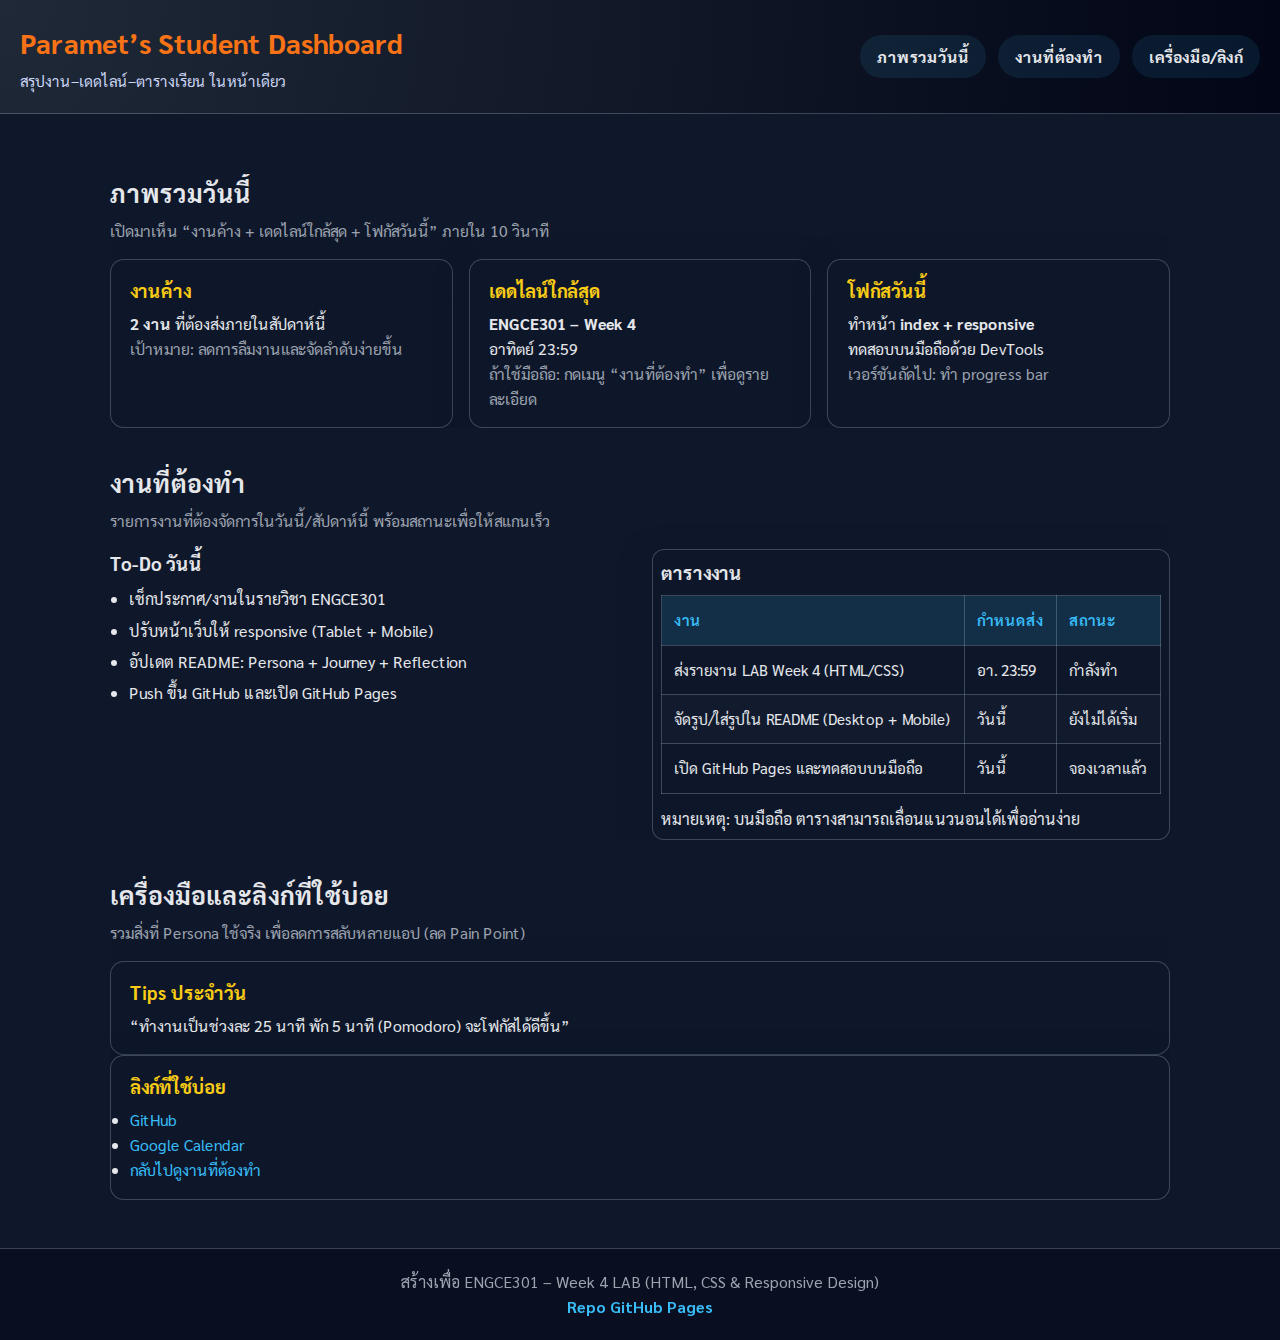
<file: index.html>
<!DOCTYPE html>
<html lang="th">

<head>
    <meta charset="UTF-8">
    <meta name="viewport" content="width=device-width, initial-scale=1.0">
    <title>Week 4 – Persona Dashboard (Paramet)</title>

    <!-- เปลี่ยนฟอนต์: ใช้ Google Fonts (Sarabun) -->
    <link rel="preconnect" href="https://fonts.googleapis.com">
    <link rel="preconnect" href="https://fonts.gstatic.com" crossorigin>
    <link href="https://fonts.googleapis.com/css2?family=Sarabun:wght@400;600;700&display=swap" rel="stylesheet">

    <link rel="stylesheet" href="style.css">
</head>

<body>
    <header class="site-header">
        <div class="logo-area">
            <!-- เปลี่ยนชื่อระบบ/โลโก้ให้เข้ากับ Persona -->
            <h1>Paramet’s Student Dashboard</h1>
            <p class="tagline">สรุปงาน–เดดไลน์–ตารางเรียน ในหน้าเดียว</p>
        </div>

        <nav class="main-nav" aria-label="Main navigation">
            <!-- ปรับชื่อเมนูให้เข้ากับ Persona -->
            <a href="#today">ภาพรวมวันนี้</a>
            <a href="#tasks">งานที่ต้องทำ</a>
            <a href="#extra">เครื่องมือ/ลิงก์</a>
        </nav>
    </header>

    <main>
        <!-- Section 1: ภาพรวมวันนี้ / Overview -->
        <section id="today" class="section section-today">
            <header class="section-header">
                <h2>ภาพรวมวันนี้</h2>
                <!-- สรุปสั้น ๆ ว่า Persona สนใจอะไรเป็นอันดับแรก -->
                <p class="section-subtitle">
                    เปิดมาเห็น “งานค้าง + เดดไลน์ใกล้สุด + โฟกัสวันนี้” ภายใน 10 วินาที
                </p>
            </header>

            <div class="cards-row">
                <article class="card">
                    <h3>งานค้าง</h3>
                    <p><b>2 งาน</b> ที่ต้องส่งภายในสัปดาห์นี้</p>
                    <p class="muted">เป้าหมาย: ลดการลืมงานและจัดลำดับง่ายขึ้น</p>
                </article>

                <article class="card">
                    <h3>เดดไลน์ใกล้สุด</h3>
                    <p><b>ENGCE301 – Week 4</b></p>
                    <p>อาทิตย์ 23:59</p>
                    <p class="muted">ถ้าใช้มือถือ: กดเมนู “งานที่ต้องทำ” เพื่อดูรายละเอียด</p>
                </article>

                <article class="card">
                    <h3>โฟกัสวันนี้</h3>
                    <p>ทำหน้า <b>index + responsive</b></p>
                    <p>ทดสอบบนมือถือด้วย DevTools</p>
                    <p class="muted">เวอร์ชันถัดไป: ทำ progress bar</p>
                </article>
            </div>
        </section>

        <!-- Section 2: งานที่ต้องทำ / Tasks -->
        <section id="tasks" class="section section-tasks">
            <header class="section-header">
                <h2>งานที่ต้องทำ</h2>
                <p class="section-subtitle">
                    รายการงานที่ต้องจัดการในวันนี้/สัปดาห์นี้ พร้อมสถานะเพื่อให้สแกนเร็ว
                </p>
            </header>

            <div class="tasks-layout">
                <!-- เลือกใช้ <ul> สำหรับงานสั้น ๆ ที่ทำวันนี้ -->
                <div class="tasks-list">
                    <h3>To-Do วันนี้</h3>
                    <ul>
                        <li>เช็กประกาศ/งานในรายวิชา ENGCE301</li>
                        <li>ปรับหน้าเว็บให้ responsive (Tablet + Mobile)</li>
                        <li>อัปเดต README: Persona + Journey + Reflection</li>
                        <li>Push ขึ้น GitHub และเปิด GitHub Pages</li>
                    </ul>
                </div>

                <!-- ใช้ <table> สำหรับรายการงานหลายชิ้นที่มี deadline + status -->
                <div class="tasks-table-wrapper">
                    <h3>ตารางงาน</h3>
                    <table class="tasks-table">
                        <thead>
                            <tr>
                                <th>งาน</th>
                                <th>กำหนดส่ง</th>
                                <th>สถานะ</th>
                            </tr>
                        </thead>
                        <tbody>
                            <tr>
                                <td>ส่งรายงาน LAB Week 4 (HTML/CSS)</td>
                                <td>อา. 23:59</td>
                                <td>กำลังทำ</td>
                            </tr>
                            <tr>
                                <td>จัดรูป/ใส่รูปใน README (Desktop + Mobile)</td>
                                <td>วันนี้</td>
                                <td>ยังไม่ได้เริ่ม</td>
                            </tr>
                            <tr>
                                <td>เปิด GitHub Pages และทดสอบบนมือถือ</td>
                                <td>วันนี้</td>
                                <td>จองเวลาแล้ว</td>
                            </tr>
                        </tbody>
                    </table>

                    <!-- (UX) เวอร์ชันถัดไป: ทำ filter จริงด้วย JS (ไม่ต้อง backend) -->
                    <p class="muted" style="margin-top: 0.75rem;">
                        หมายเหตุ: บนมือถือ ตารางสามารถเลื่อนแนวนอนได้เพื่ออ่านง่าย
                    </p>
                </div>
            </div>
        </section>

        <!-- Section 3: ข้อมูลเสริม / Extra Info -->
        <section id="extra" class="section section-extra">
            <header class="section-header">
                <h2>เครื่องมือและลิงก์ที่ใช้บ่อย</h2>
                <p class="section-subtitle">
                    รวมสิ่งที่ Persona ใช้จริง เพื่อลดการสลับหลายแอป (ลด Pain Point)
                </p>
            </header>

            <div class="extra-layout">
                <article class="card">
                    <h3>Tips ประจำวัน</h3>
                    <p>
                        “ทำงานเป็นช่วงละ 25 นาที พัก 5 นาที (Pomodoro) จะโฟกัสได้ดีขึ้น”
                    </p>
                </article>

                <article class="card">
                    <h3>ลิงก์ที่ใช้บ่อย</h3>
                    <ul>
                        <li><a href="https://github.com/" target="_blank" rel="noopener">GitHub</a></li>
                        <li><a href="https://calendar.google.com/" target="_blank" rel="noopener">Google Calendar</a>
                        </li>
                        <li><a href="#tasks">กลับไปดูงานที่ต้องทำ</a></li>
                    </ul>
                </article>
            </div>
        </section>
    </main>
    <footer class="site-footer">
  <div class="footer-inner">
    <p>สร้างเพื่อ ENGCE301 – Week 4 LAB (HTML, CSS &amp; Responsive Design)</p>

    <div class="footer-links">
      <a class="footer-chip" href="https://github.com/porameter/week4-ux-responsive-site" target="_blank" rel="noopener">
        Repo
      </a>
      <a class="footer-chip" href="https://porameter.github.io/week4-ux-responsive-site/" target="_blank" rel="noopener">
        GitHub Pages
      </a>
    </div>
  </div>
</footer>



</body>

</html>
</file>
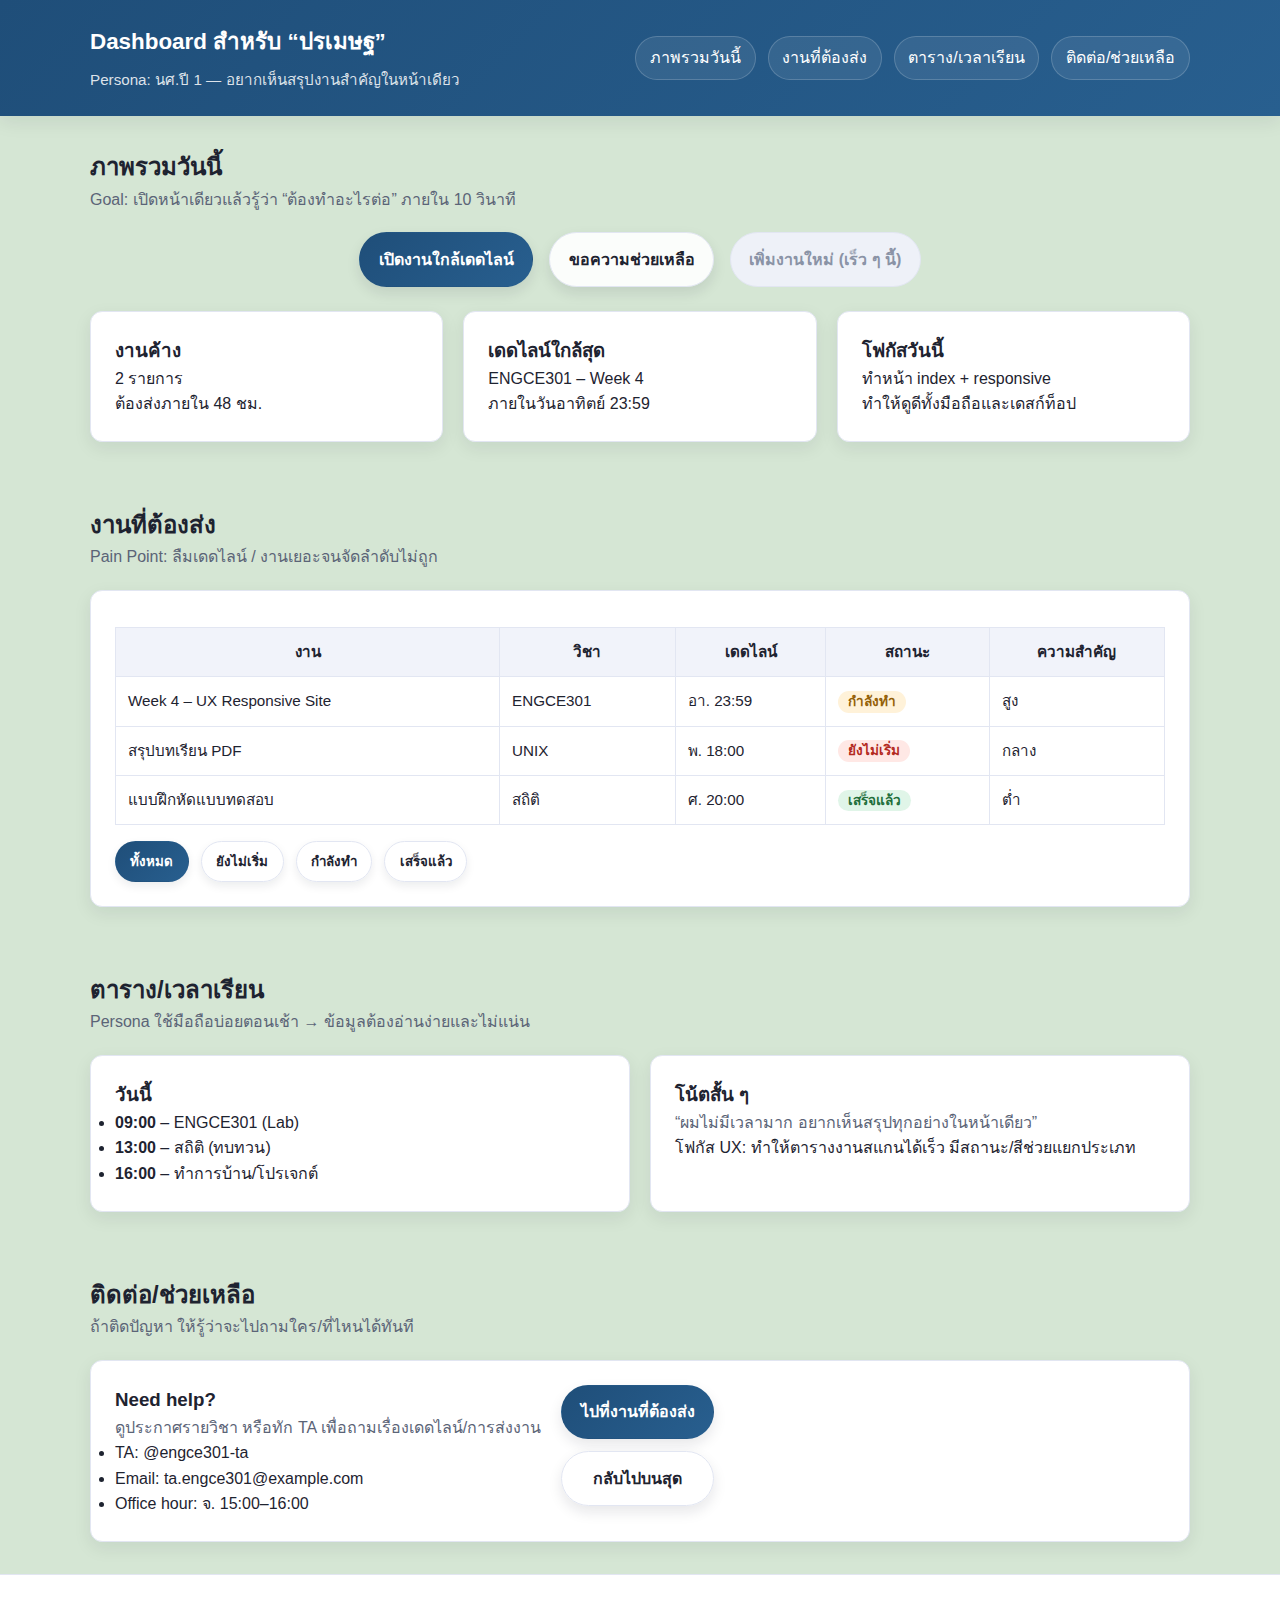
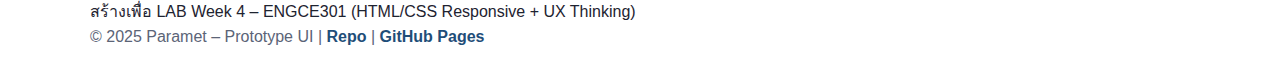
<file: LAB/index.html>
<!DOCTYPE html>
<html lang="th">

<head>
    <meta charset="UTF-8" />
    <meta name="viewport" content="width=device-width, initial-scale=1.0" />
    <title>Persona Dashboard – ENGCE301 Week 4</title>
    <link rel="stylesheet" href="style.css" />
</head>

<body>
    <header class="site-header">
        <div class="container header-inner">
            <div class="brand">
                <h1 class="brand-title">Dashboard สำหรับ “ปรเมษฐ”</h1>
                <p class="brand-subtitle">Persona: นศ.ปี 1 — อยากเห็นสรุปงานสำคัญในหน้าเดียว</p>
            </div>

            <nav class="site-nav" aria-label="Main navigation">
                <a class="nav-link" href="#overview">ภาพรวมวันนี้</a>
                <a class="nav-link" href="#tasks">งานที่ต้องส่ง</a>
                <a class="nav-link" href="#schedule">ตาราง/เวลาเรียน</a>
                <a class="nav-link" href="#cta">ติดต่อ/ช่วยเหลือ</a>
            </nav>
        </div>
    </header>

    <main class="container">
        <section id="overview" class="section">
            <div class="section-head">
                <h2>ภาพรวมวันนี้</h2>
                <p class="muted">Goal: เปิดหน้าเดียวแล้วรู้ว่า “ต้องทำอะไรต่อ” ภายใน 10 วินาที</p>
            </div>
            <div class="quick-actions">
                <a class="btn btn-primary" href="#tasks">เปิดงานใกล้เดดไลน์</a>
                <a class="btn btn-ghost" href="#cta">ขอความช่วยเหลือ</a>
                <a class="btn btn-disabled" href="#" aria-disabled="true">เพิ่มงานใหม่ (เร็ว ๆ นี้)</a>
            </div>

            <div class="card-grid">


                <article class="card">
                    <h3 class="card-title">งานค้าง</h3>
                    <p class="card-value">2 รายการ</p>
                    <p class="card-desc">ต้องส่งภายใน 48 ชม.</p>
                </article>

                <article class="card">
                    <h3 class="card-title">เดดไลน์ใกล้สุด</h3>
                    <p class="card-value">ENGCE301 – Week 4</p>
                    <p class="card-desc">ภายในวันอาทิตย์ 23:59</p>
                </article>

                <article class="card">
                    <h3 class="card-title">โฟกัสวันนี้</h3>
                    <p class="card-value">ทำหน้า index + responsive</p>
                    <p class="card-desc">ทำให้ดูดีทั้งมือถือและเดสก์ท็อป</p>
                </article>
            </div>

        </section>

        <section id="tasks" class="section">
            <div class="section-head">
                <h2>งานที่ต้องส่ง</h2>
                <p class="muted">Pain Point: ลืมเดดไลน์ / งานเยอะจนจัดลำดับไม่ถูก</p>
            </div>

            <div class="panel">
                <div class="table-wrap">
                    <table class="task-table">
                        <thead>
                            <tr>
                                <th>งาน</th>
                                <th>วิชา</th>
                                <th>เดดไลน์</th>
                                <th>สถานะ</th>
                                <th>ความสำคัญ</th>
                            </tr>
                        </thead>
                        <tbody>
                            <tr>
                                <td>Week 4 – UX Responsive Site</td>
                                <td>ENGCE301</td>
                                <td>อา. 23:59</td>
                                <td><span class="badge badge-wip">กำลังทำ</span></td>
                                <td>สูง</td>
                            </tr>
                            <tr>
                                <td>สรุปบทเรียน PDF</td>
                                <td>UNIX</td>
                                <td>พ. 18:00</td>
                                <td><span class="badge badge-todo">ยังไม่เริ่ม</span></td>
                                <td>กลาง</td>
                            </tr>
                            <tr>
                                <td>แบบฝึกหัดแบบทดสอบ</td>
                                <td>สถิติ</td>
                                <td>ศ. 20:00</td>
                                <td><span class="badge badge-done">เสร็จแล้ว</span></td>
                                <td>ต่ำ</td>
                            </tr>
                        </tbody>
                    </table>
                </div>
                <div class="filters" aria-label="Task filters">
                    <button type="button" class="chip is-active">ทั้งหมด</button>
                    <button type="button" class="chip">ยังไม่เริ่ม</button>
                    <button type="button" class="chip">กำลังทำ</button>
                    <button type="button" class="chip">เสร็จแล้ว</button>
                </div>

            </div>
        </section>

        <section id="schedule" class="section">
            <div class="section-head">
                <h2>ตาราง/เวลาเรียน</h2>
                <p class="muted">Persona ใช้มือถือบ่อยตอนเช้า → ข้อมูลต้องอ่านง่ายและไม่แน่น</p>
            </div>

            <div class="two-col">
                <article class="panel">
                    <h3 class="panel-title">วันนี้</h3>
                    <ul class="list">
                        <li><b>09:00</b> – ENGCE301 (Lab)</li>
                        <li><b>13:00</b> – สถิติ (ทบทวน)</li>
                        <li><b>16:00</b> – ทำการบ้าน/โปรเจกต์</li>
                    </ul>
                </article>

                <article class="panel">
                    <h3 class="panel-title">โน้ตสั้น ๆ</h3>
                    <p class="muted">“ผมไม่มีเวลามาก อยากเห็นสรุปทุกอย่างในหน้าเดียว”</p>
                    <p>โฟกัส UX: ทำให้ตารางงานสแกนได้เร็ว มีสถานะ/สีช่วยแยกประเภท</p>
                </article>
            </div>
        </section>

        <!-- SECTION 4: CTA -->
        <section id="cta" class="section">
            <div class="section-head">
                <h2>ติดต่อ/ช่วยเหลือ</h2>
                <p class="muted">ถ้าติดปัญหา ให้รู้ว่าจะไปถามใคร/ที่ไหนได้ทันที</p>
            </div>

            <div class="panel cta">
                <div>
                    <h3 class="panel-title">Need help?</h3>
                    <p class="muted">ดูประกาศรายวิชา หรือทัก TA เพื่อถามเรื่องเดดไลน์/การส่งงาน</p>
                    <ul class="list">
                        <li>TA: @engce301-ta</li>
                        <li>Email: ta.engce301@example.com</li>
                        <li>Office hour: จ. 15:00–16:00</li>
                    </ul>
                </div>

                <div class="cta-actions">
                    <a class="btn btn-primary" href="#tasks">ไปที่งานที่ต้องส่ง</a>
                    <a class="btn btn-ghost" href="#overview">กลับไปบนสุด</a>
                </div>
            </div>
        </section>
    </main>

    <footer class="site-footer">
        <div class="container footer-inner">
            <p>สร้างเพื่อ LAB Week 4 – ENGCE301 (HTML/CSS Responsive + UX Thinking)</p>

            <p class="muted small">
                © 2025 Paramet – Prototype UI |
                <a href="https://github.com/porameter/week4-ux-responsive-site" target="_blank" rel="noopener">Repo</a>
                |
                <a href="https://porameter.github.io/engce301-week4-ux-responsive/" target="_blank" rel="noopener">GitHub Pages</a>
            </p>

        </div>
    </footer>
</body>

</html>
</file>
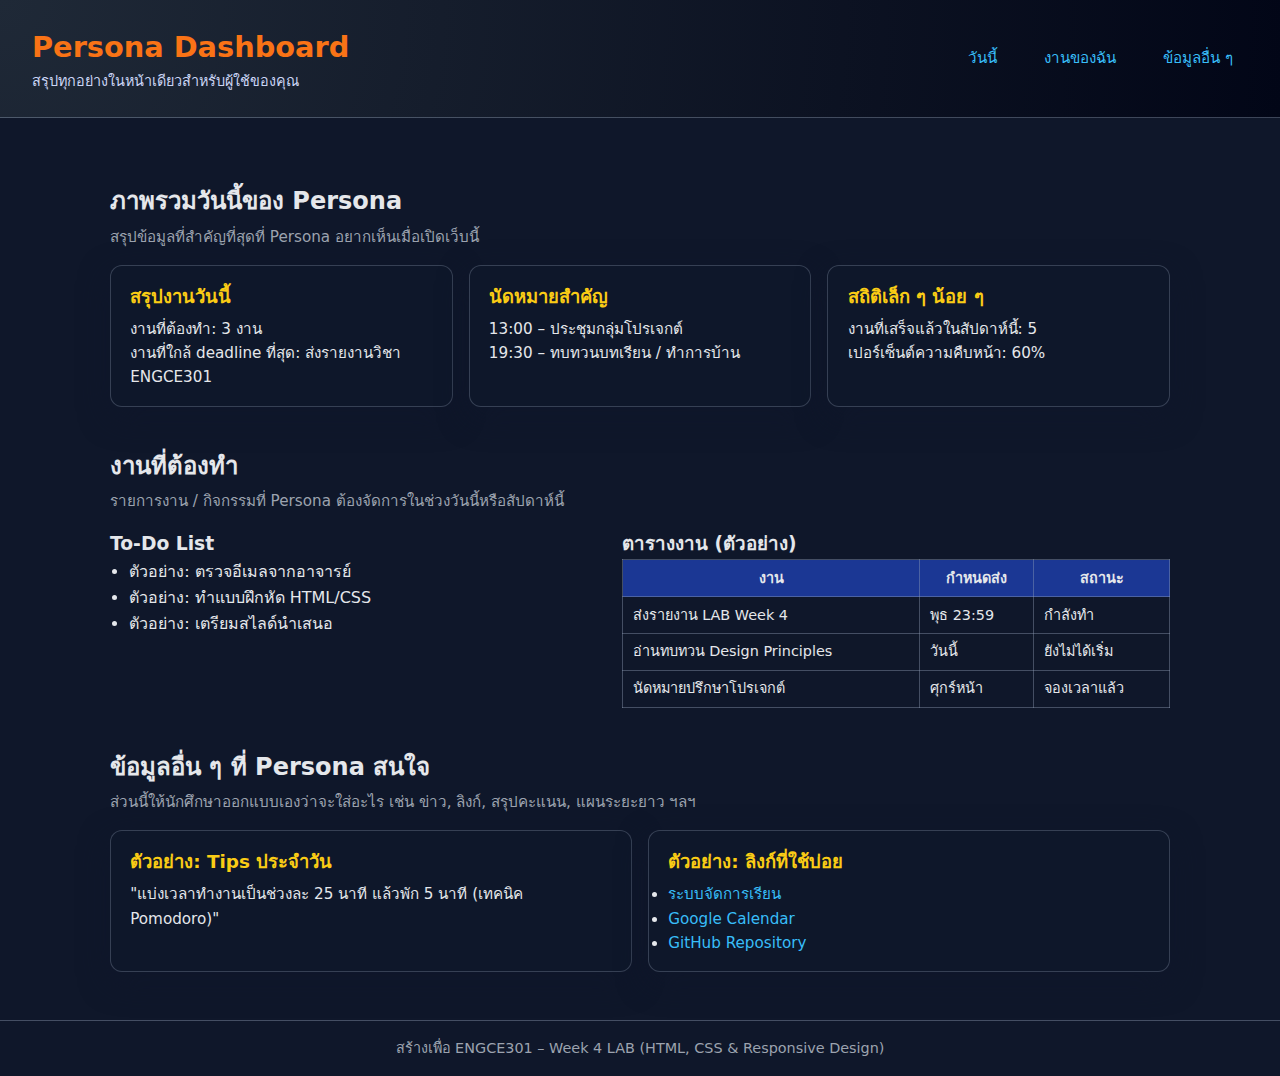
<file: LAB_starter/index.html>
<!DOCTYPE html>
<html lang="th">
<head>
    <meta charset="UTF-8">
    <meta name="viewport" content="width=device-width, initial-scale=1.0">
    <title>Week 4 – Persona Dashboard (Starter)</title>

    <!-- TODO: นักศึกษาสามารถเปลี่ยนฟอนต์ตามชอบ เช่น Google Fonts -->
    <link rel="stylesheet" href="style.css">
</head>
<body>
    <!-- 
        TODO: ส่วนนี้ให้เขียนใน README.md แยกต่างหาก
        - อธิบาย Persona (ชื่อ, อายุ, อาชีพ, Goals, Pain Points)
        - อธิบายว่าหน้าเว็บนี้ตอบโจทย์ Persona อย่างไร
    -->

    <header class="site-header">
        <div class="logo-area">
            <!-- TODO: เปลี่ยนชื่อระบบ/โลโก้ให้เข้ากับ Persona -->
            <h1>Persona Dashboard</h1>
            <p class="tagline">สรุปทุกอย่างในหน้าเดียวสำหรับผู้ใช้ของคุณ</p>
        </div>

        <nav class="main-nav">
            <!-- 
                TODO: ปรับชื่อเมนูให้เข้ากับ Persona
                เช่น "วันนี้", "งานที่ต้องทำ", "สถิติ", "ประวัติ", ฯลฯ
            -->
            <a href="#today">วันนี้</a>
            <a href="#tasks">งานของฉัน</a>
            <a href="#extra">ข้อมูลอื่น ๆ</a>
        </nav>
    </header>

    <main>
        <!-- Section 1: ภาพรวมวันนี้ / Overview -->
        <section id="today" class="section section-today">
            <header class="section-header">
                <h2>ภาพรวมวันนี้ของ Persona</h2>
                <!-- TODO: สรุปสั้น ๆ ว่า Persona สนใจอะไรเป็นอันดับแรก -->
                <p class="section-subtitle">
                    สรุปข้อมูลที่สำคัญที่สุดที่ Persona อยากเห็นเมื่อเปิดเว็บนี้
                </p>
            </header>

            <div class="cards-row">
                <!-- 
                    TODO: ให้นักศึกษาเปลี่ยนเนื้อหาในแต่ละ .card 
                    ให้ตรงกับ persona ของกลุ่มตัวเอง
                -->
                <article class="card">
                    <h3>สรุปงานวันนี้</h3>
                    <p>งานที่ต้องทำ: 3 งาน</p>
                    <p>งานที่ใกล้ deadline ที่สุด: ส่งรายงานวิชา ENGCE301</p>
                    <!-- TODO: เปลี่ยนข้อมูลเป็นของ Persona -->
                </article>

                <article class="card">
                    <h3>นัดหมายสำคัญ</h3>
                    <p>13:00 – ประชุมกลุ่มโปรเจกต์</p>
                    <p>19:30 – ทบทวนบทเรียน / ทำการบ้าน</p>
                    <!-- TODO: ปรับให้ตรงกับชีวิตจริงของ Persona -->
                </article>

                <article class="card">
                    <h3>สถิติเล็ก ๆ น้อย ๆ</h3>
                    <p>งานที่เสร็จแล้วในสัปดาห์นี้: 5</p>
                    <p>เปอร์เซ็นต์ความคืบหน้า: 60%</p>
                    <!-- TODO: อาจเปลี่ยนเป็นกราฟแท่ง/แถบ progress bar ในเวอร์ชันถัดไป -->
                </article>
            </div>
        </section>

        <!-- Section 2: งานที่ต้องทำ / Tasks -->
        <section id="tasks" class="section section-tasks">
            <header class="section-header">
                <h2>งานที่ต้องทำ</h2>
                <p class="section-subtitle">
                    รายการงาน / กิจกรรมที่ Persona ต้องจัดการในช่วงวันนี้หรือสัปดาห์นี้
                </p>
            </header>

            <!-- 
                TODO: เลือกว่าจะใช้ <ul>, <ol> หรือ <table> ตามลักษณะข้อมูล
                และให้นักศึกษาออกแบบรูปแบบข้อมูลเอง
            -->
            <div class="tasks-layout">
                <div class="tasks-list">
                    <h3>To-Do List</h3>
                    <ul>
                        <li>ตัวอย่าง: ตรวจอีเมลจากอาจารย์</li>
                        <li>ตัวอย่าง: ทำแบบฝึกหัด HTML/CSS</li>
                        <li>ตัวอย่าง: เตรียมสไลด์นำเสนอ</li>
                        <!-- TODO: เปลี่ยนรายการเป็นงานจริงของ Persona -->
                    </ul>
                </div>

                <div class="tasks-table-wrapper">
                    <h3>ตารางงาน (ตัวอย่าง)</h3>
                    <table class="tasks-table">
                        <thead>
                            <tr>
                                <th>งาน</th>
                                <th>กำหนดส่ง</th>
                                <th>สถานะ</th>
                            </tr>
                        </thead>
                        <tbody>
                            <tr>
                                <td>ส่งรายงาน LAB Week 4</td>
                                <td>พุธ 23:59</td>
                                <td>กำลังทำ</td>
                            </tr>
                            <tr>
                                <td>อ่านทบทวน Design Principles</td>
                                <td>วันนี้</td>
                                <td>ยังไม่ได้เริ่ม</td>
                            </tr>
                            <tr>
                                <td>นัดหมายปรึกษาโปรเจกต์</td>
                                <td>ศุกร์หน้า</td>
                                <td>จองเวลาแล้ว</td>
                            </tr>
                            <!-- TODO: ปรับข้อมูลตารางให้เข้ากับ Persona -->
                        </tbody>
                    </table>
                </div>
            </div>
        </section>

        <!-- Section 3: ข้อมูลเสริม / Extra Info -->
        <section id="extra" class="section section-extra">
            <header class="section-header">
                <h2>ข้อมูลอื่น ๆ ที่ Persona สนใจ</h2>
                <p class="section-subtitle">
                    ส่วนนี้ให้นักศึกษาออกแบบเองว่าจะใส่อะไร เช่น ข่าว, ลิงก์, สรุปคะแนน, แผนระยะยาว ฯลฯ
                </p>
            </header>

            <div class="extra-layout">
                <article class="card">
                    <h3>ตัวอย่าง: Tips ประจำวัน</h3>
                    <p>
                        "แบ่งเวลาทำงานเป็นช่วงละ 25 นาที แล้วพัก 5 นาที (เทคนิค Pomodoro)"
                    </p>
                    <!-- TODO: เปลี่ยนเป็น Tips ที่ตรงกับวิธีการทำงานของ Persona -->
                </article>

                <article class="card">
                    <h3>ตัวอย่าง: ลิงก์ที่ใช้บ่อย</h3>
                    <ul>
                        <li><a href="#">ระบบจัดการเรียน</a></li>
                        <li><a href="#">Google Calendar</a></li>
                        <li><a href="#">GitHub Repository</a></li>
                        <!-- TODO: เปลี่ยนลิงก์ให้ตรงกับของจริงที่ Persona ใช้ -->
                    </ul>
                </article>
            </div>
        </section>
    </main>

    <footer class="site-footer">
        <!-- TODO: ปรับข้อความ footer ตามที่กลุ่มต้องการ -->
        <p>สร้างเพื่อ ENGCE301 – Week 4 LAB (HTML, CSS &amp; Responsive Design)</p>
    </footer>

    <!-- 
        TODO (เสริม): 
        - นักศึกษาอาจเพิ่มปุ่มกลับขึ้นด้านบน
        - หรือส่วนสรุป Persona อย่างสั้น ๆ ใน footer หรือ sidebar
    -->
</body>
</html>
</file>
<file: style.css>
*,
*::before,
*::after {
  box-sizing: border-box;
  margin: 0;
  padding: 0;
}

:root{
  --bg: #0f172a;
  --surface: rgba(15, 23, 42, 0.95);
  --text: #e5e7eb;
  --muted: #9ca3af;

  --primary: #38bdf8;
  --primary-2: #60a5fa;
  --accent: #f97316;
  --highlight: #facc15;

  --border: rgba(148, 163, 184, 0.35);
  --shadow: 0 10px 30px rgba(15, 23, 42, 0.75);
  --radius: 0.85rem;

  --maxw: 1100px;
}

html { 
  scroll-behavior: smooth;
  overflow-x: hidden;
}

img { 
  max-width: 100%; 
  height: auto; 
  display: block; 
}

/* ✅ แก้ไขตารางให้ไม่เพี้ยน */
table { 
  width: 100%;
  border-collapse: collapse;
  table-layout: auto; /* ✅ ให้ตารางปรับขนาดอัตโนมัติ */
  font-size: clamp(0.85rem, 2vw, 0.95rem); /* ✅ responsive font */
}

table th,
table td {
  padding: 0.75rem;
  text-align: left;
  border: 1px solid var(--border);
  word-wrap: break-word; /* ✅ ป้องกันข้อความยาวล้น */
  min-width: 80px; /* ✅ กำหนดความกว้างขั้นต่ำ */
}

table th {
  background-color: rgba(56, 189, 248, 0.15);
  font-weight: 600;
  color: var(--primary);
}

table tr:nth-child(even) {
  background-color: rgba(255, 255, 255, 0.02);
}

body {
  font-family: "Sarabun", system-ui, -apple-system, "Segoe UI", sans-serif;
  background-color: var(--bg);
  color: var(--text);
  line-height: 1.6;
  overflow-x: hidden;
}

a { 
  color: var(--primary); 
  text-decoration: none;
  word-break: break-word;
}
a:hover { text-decoration: underline; }

/* ===== Header ===== */
.site-header {
  padding: 1.25rem 1.25rem;
  border-bottom: 1px solid var(--border);
  background: radial-gradient(circle at top left, #1f2937, #020617);
  display: flex;
  flex-wrap: wrap;
  align-items: center;
  justify-content: space-between;
  gap: 0.75rem;
}

.logo-area h1 {
  font-size: clamp(1.35rem, 4vw, 1.75rem);
  color: var(--accent);
  letter-spacing: 0.2px;
  word-break: break-word;
}

.logo-area .tagline {
  font-size: clamp(0.85rem, 2.5vw, 0.95rem);
  color: #cbd5f5;
  margin-top: 0.25rem;
}

.main-nav {
  display: flex;
  gap: 0.75rem;
  flex-wrap: wrap;
}

.main-nav a {
  padding: 0.5rem 1rem;
  border-radius: 999px;
  font-size: clamp(0.88rem, 2.2vw, 0.98rem);
  font-weight: 700;
  border: 1px solid transparent;
  background: rgba(56, 189, 248, 0.10);
  color: var(--text);
  transition: transform 0.12s ease, background 0.12s ease, border-color 0.12s ease;
  white-space: nowrap;
}

.main-nav a:hover {
  border-color: rgba(56, 189, 248, 0.65);
  background: rgba(56, 189, 248, 0.16);
  transform: translateY(-1px);
  text-decoration: none;
}

/* ===== Main container ===== */
main {
  width: 100%;
  max-width: var(--maxw);
  margin: 0 auto;
  padding: 1.5rem 1.25rem 3rem;
  overflow-x: hidden;
}

.section { 
  margin-top: 2.25rem;
  overflow-x: hidden;
}

.section-header { margin-bottom: 1rem; }

.section-header h2 {
  font-size: clamp(1.3rem, 3.5vw, 1.55rem);
  margin-bottom: 0.25rem;
  word-break: break-word;
}

.section-subtitle {
  font-size: clamp(0.88rem, 2.2vw, 0.98rem);
  color: var(--muted);
}

/* ===== Cards ===== */
.cards-row {
  display: grid;
  grid-template-columns: repeat(auto-fit, minmax(min(100%, 250px), 1fr));
  gap: 1rem;
  margin-top: 1rem;
}

.card {
  background-color: var(--surface);
  border-radius: var(--radius);
  padding: 1rem 1.2rem;
  border: 1px solid var(--border);
  box-shadow: var(--shadow);
  overflow-wrap: break-word;
}

.card h3 {
  font-size: clamp(1.05rem, 2.8vw, 1.15rem);
  margin-bottom: 0.35rem;
  color: var(--highlight);
  word-break: break-word;
}

.card p,
.card li { 
  font-size: clamp(0.88rem, 2.2vw, 0.98rem);
  word-break: break-word;
}

.card .muted { color: var(--muted); }

/* ===== Tasks ===== */
.tasks-layout {
  display: grid;
  grid-template-columns: repeat(auto-fit, minmax(min(100%, 280px), 1fr));
  gap: 1.5rem;
  margin-top: 1rem;
}

.tasks-list h3,
.tasks-table-wrapper h3 { 
  margin-bottom: 0.5rem;
  font-size: clamp(1.05rem, 2.8vw, 1.15rem);
}

.tasks-list ul { 
  list-style: disc; 
  padding-left: 1.2rem; 
}

.tasks-list li { 
  margin-bottom: 0.35rem;
  word-break: break-word;
}

/* ✅ ตารางเลื่อนได้บนมือถือ - แก้ไขแล้ว */
.tasks-table-wrapper {
  overflow-x: auto;
  -webkit-overflow-scrolling: touch;
  border-radius: 0.75rem;
  max-width: 100%;
  background-color: var(--surface);
  border: 1px solid var(--border);
  box-shadow: var(--shadow);
  padding: 0.5rem;
}

/* ✅ เพิ่ม scrollbar styling สำหรับตาราง */
.tasks-table-wrapper::-webkit-scrollbar {
  height: 8px;
}

.tasks-table-wrapper::-webkit-scrollbar-track {
  background: rgba(148, 163, 184, 0.1);
  border-radius: 4px;
}

.tasks-table-wrapper::-webkit-scrollbar-thumb {
  background: var(--primary);
  border-radius: 4px;
}

.tasks-table-wrapper::-webkit-scrollbar-thumb:hover {
  background: var(--primary-2);
}

/* ✅ Responsive สำหรับหน้าจอเล็ก */
@media (max-width: 768px) {
  table {
    font-size: 0.85rem;
  }
  
  table th,
  table td {
    padding: 0.5rem;
    min-width: 60px;
  }
  
  .site-header {
    flex-direction: column;
    align-items: flex-start;
  }
  
  .main-nav {
    width: 100%;
    justify-content: flex-start;
  }
}

@media (max-width: 480px) {
  table {
    font-size: 0.8rem;
  }
  
  table th,
  table td {
    padding: 0.4rem;
    min-width: 50px;
  }
}

.site-footer a{
  color: var(--primary);
  font-weight: 700;
}
.site-footer a:hover{
  text-decoration: underline;
}
.site-footer a{
  color: var(--primary);
  font-weight: 700;
}
.site-footer a:hover{
  text-decoration: underline;
}
.site-footer{
  border-top: 1px solid var(--border);
  padding: 1.25rem 0;            /* ให้ padding อยู่บน-ล่าง */
  color: var(--muted);
}

.footer-inner{
  width: min(var(--maxw), 100% - 2rem);  /* ✅ ไม่ติดขอบจอ */
  margin: 0 auto;
  text-align: center;
}
.site-footer{
  background: rgba(2, 6, 23, 0.45);
  backdrop-filter: blur(6px);
}
</file>
<file: LAB/style.css>
/* =========================
   Reset + Base
   ========================= */
* {
    margin: 0;
    padding: 0;
    box-sizing: border-box;
}

:root {
    --bg: #d5e6d4;
    --surface: #ffffff;
    --text: #1e2330;
    --muted: #5b6477;
    --primary: #1f4e79;
    --primary-2: #285f8f;
    --border: #e2e6f2;
    --shadow: 0 6px 18px rgba(18, 24, 40, 0.08);
    --radius: 12px;

    --space-1: 0.5rem;
    --space-2: 0.75rem;
    --space-3: 1rem;
    --space-4: 1.25rem;
    --space-5: 1.5rem;
    --space-6: 2rem;

    --maxw: 1100px;
}

body {
    font-family: "TH Sarabun New", "Sarabun", "Tahoma", "Segoe UI", sans-serif;
    background: var(--bg);
    color: var(--text);
    line-height: 1.6;
}

html {
    scroll-behavior: smooth;
}


img {
    max-width: 100%;
    height: auto;
}

.container {
    width: min(var(--maxw), 100% - 2rem);
    margin: 0 auto;
}

/* =========================
   Header + Nav
   ========================= */
.site-header {
    background: linear-gradient(135deg, var(--primary), var(--primary-2));
    color: white;
    padding: var(--space-5) 0;
    box-shadow: var(--shadow);
}

.header-inner {
    display: flex;
    align-items: center;
    justify-content: space-between;
    gap: var(--space-4);
    flex-wrap: wrap;
}

.brand-title {
    font-size: 1.4rem;
}

.brand-subtitle {
    color: rgba(255, 255, 255, 0.85);
    font-size: 0.95rem;
    margin-top: var(--space-1);
}

.site-nav {
    display: flex;
    gap: var(--space-2);
    flex-wrap: wrap;
}

.nav-link {
    color: white;
    text-decoration: none;
    padding: 0.5rem 0.85rem;
    border-radius: 999px;
    border: 1px solid rgba(255, 255, 255, 0.18);
    background: rgba(255, 255, 255, 0.08);
}

.nav-link:hover {
    background: rgba(255, 255, 255, 0.16);
}

/* =========================
   Sections
   ========================= */
.section {
    padding: var(--space-6) 0;
}

.section-head {
    margin-bottom: var(--space-4);
}

.muted {
    color: var(--muted);
}

/* =========================
   Components
   ========================= */
.panel {
    background: var(--surface);
    border: 1px solid var(--border);
    border-radius: var(--radius);
    padding: var(--space-5);
    box-shadow: var(--shadow);
}

/* ใช้ Flexbox เพราะต้องการ layout ยืดหยุ่น */
.card-grid {
    display: flex;
    gap: var(--space-4);
    align-items: stretch;
}

.card {
    flex: 1;
    background: var(--surface);
    border: 1px solid var(--border);
    border-radius: var(--radius);
    padding: var(--space-5);
    box-shadow: var(--shadow);
}

/* Table */
.table-wrap {
    overflow-x: auto;
}

.task-table {
    width: 100%;
    border-collapse: collapse;
    margin-top: var(--space-2);
}

.task-table th,
.task-table td {
    border: 1px solid var(--border);
    padding: 0.75rem;
    font-size: 0.95rem;
}

.task-table th {
    background: #f1f3fa;
}

.badge {
    padding: 0.2rem 0.6rem;
    border-radius: 999px;
    font-size: 0.85rem;
    font-weight: 600;
}

.badge-todo {
    background: #ffe8e5;
    color: #b32a1f;
}

.badge-wip {
    background: #fff2d9;
    color: #946108;
}

.badge-done {
    background: #e0f5e8;
    color: #216e3a;
}

/* Two column */
.two-col {
    display: flex;
    gap: var(--space-4);
}

.two-col>.panel {
    flex: 1;
}

/* CTA */
.cta {
    display: flex;
    gap: var(--space-4);
}

.cta-actions {
    display: flex;
    flex-direction: column;
    gap: var(--space-2);
}

/* =========================
   Footer
   ========================= */
.site-footer {
    background: #ffffff;
    border-top: 1px solid var(--border);
    padding: var(--space-5) 0;
}

/* =========================
   Responsive
   ========================= */

/* Tablet */
@media (max-width: 768px) {
    .section {
        padding: 1.5rem 0;
    }

    .card-grid {
        flex-direction: column;
    }

    .two-col {
        flex-direction: column;
    }

    .cta {
        flex-direction: column;
    }
}

/* Mobile */
@media (max-width: 480px) {
    .brand-title {
        font-size: 1.2rem;
    }

    .site-nav {
        flex-direction: column;
        width: 100%;
        gap: 0.5rem;
    }

    .nav-link {
        width: 100%;
        text-align: center;
        padding: 0.7rem 1rem;
    }

    .panel {
        padding: 1rem;
    }

    .task-table th,
    .task-table td {
        font-size: 0.9rem;
        padding: 0.6rem;
    }
}

/* Quick Actions */
.quick-actions {
    margin-top: var(--space-4);
    display: flex;
    /* ใช้ Flexbox เพราะอยากให้ปุ่มเรียงเป็นแถวบนจอใหญ่ */
    gap: var(--space-2);
    flex-wrap: wrap;
}

/* ให้ปุ่มดูเป็นปุ่มมากขึ้น (ถ้ามี .btn อยู่แล้วไม่ต้องแก้ก็ได้) */
.btn {
    text-decoration: none;
    display: inline-block;
    text-align: center;
    padding: 0.7rem 1rem;
    border-radius: 999px;
    font-weight: 700;
    border: 1px solid transparent;
}

/* mobile ให้ปุ่มเต็มความกว้าง กดง่าย */
@media (max-width: 480px) {
    .quick-actions {
        flex-direction: column;
    }

    .quick-actions .btn {
        width: 100%;
    }
}

/* ===== Quick Actions (Beautiful Buttons) ===== */
.quick-actions {
    margin: 1.25rem 0 1.5rem;
    /* บน 1.25rem, ล่าง 1.5rem ไม่ให้ชิดการ์ด */
    display: flex;
    justify-content: center;
    /* ทำให้ปุ่มอยู่กลาง */
    align-items: center;
    gap: 1rem;
    flex-wrap: wrap;
}

.card-grid {
    margin-top: 0.75rem;
}


/* ปุ่มพื้นฐาน */
.btn {
    display: inline-flex;
    align-items: center;
    justify-content: center;
    text-decoration: none;
    font-weight: 700;
    padding: 0.85rem 1.15rem;
    border-radius: 999px;
    border: 1px solid transparent;
    box-shadow: 0 6px 14px rgba(18, 24, 40, 0.10);
    transition: transform 0.12s ease, box-shadow 0.12s ease, filter 0.12s ease, background 0.12s ease;
    user-select: none;
}

/* Hover / Active */
.btn:hover {
    transform: translateY(-1px);
    box-shadow: 0 10px 22px rgba(18, 24, 40, 0.14);
}

.btn:active {
    transform: translateY(0);
    box-shadow: 0 6px 14px rgba(18, 24, 40, 0.10);
}

/* Primary */
.btn-primary {
    background: linear-gradient(135deg, var(--primary), var(--primary-2));
    color: #fff;
}

/* Ghost */
.btn-ghost {
    background: rgba(255, 255, 255, 0.9);
    color: var(--text);
    border-color: var(--border);
}

.btn-ghost:hover {
    filter: brightness(0.98);
}

/* Disabled (ยังไม่ทำจริง) */
.btn-disabled {
    background: #eef1f8;
    color: #8a93a6;
    border-color: #e2e6f2;
    box-shadow: none;
    cursor: not-allowed;
    pointer-events: none;
    /* ทำให้กดไม่ได้จริง */
}

/* Mobile: ปุ่มเต็มความกว้าง กดง่าย */
@media (max-width: 480px) {
    .quick-actions {
        flex-direction: column;
        align-items: stretch;
    }

    .quick-actions .btn {
        width: 100%;
    }
}

a {
    color: inherit;
}

/* ===== Filters (chips) ===== */
.filters {
    margin-top: var(--space-3);
    display: flex;
    /* ใช้ Flexbox เพราะจัดแท็บเป็นแถว */
    gap: var(--space-2);
    flex-wrap: wrap;
    justify-content: flex-start;
}

.chip {
    appearance: none;
    border: 1px solid var(--border);
    background: rgba(255, 255, 255, 0.9);
    color: var(--text);
    padding: 0.55rem 0.9rem;
    border-radius: 999px;
    font-weight: 700;
    cursor: pointer;
    box-shadow: 0 4px 10px rgba(18, 24, 40, 0.08);
    transition: transform 0.12s ease, box-shadow 0.12s ease, background 0.12s ease;
}

.chip:hover {
    transform: translateY(-1px);
    box-shadow: 0 8px 16px rgba(18, 24, 40, 0.12);
}

.chip.is-active {
    background: linear-gradient(135deg, var(--primary), var(--primary-2));
    color: #fff;
    border-color: transparent;
}

/* Mobile: ให้เรียงเต็มบรรทัดกดง่าย */
@media (max-width: 480px) {
    .filters {
        justify-content: center;
    }
}

.site-footer a{
  color: var(--primary);
  font-weight: 700;
  text-decoration: none;
}
.site-footer a:hover{
  text-decoration: underline;
}
</file>
<file: LAB_starter/style.css>
/* 
  ENGCE301 – Week 4 LAB Starter CSS
  นักศึกษาต้องแก้ไข/เติมตาม TODO ด้านล่าง
*/

/* ===== 0. Reset พื้นฐาน ===== */

*,
*::before,
*::after {
  box-sizing: border-box;
  margin: 0;
  padding: 0;
}

/* TODO: ลองปรับฟอนต์, สีพื้นหลัง, สีตัวอักษร ให้เข้ากับ Persona */
body {
  font-family: system-ui, -apple-system, BlinkMacSystemFont, "Segoe UI", sans-serif;
  background-color: #0f172a;
  color: #e5e7eb;
  line-height: 1.6;
}

/* ทำให้ลิงก์ดูเป็นปกติ และมีสีตอน hover */
a {
  color: #38bdf8;
  text-decoration: none;
}

a:hover {
  text-decoration: underline;
}

/* ===== 1. Layout หลักของหน้า ===== */

.site-header {
  padding: 1.5rem 2rem;
  border-bottom: 1px solid rgba(148, 163, 184, 0.4);
  background: radial-gradient(circle at top left, #1f2937, #020617);
  display: flex;
  flex-wrap: wrap;
  align-items: center;
  justify-content: space-between;
  gap: 1rem;
}

.logo-area h1 {
  font-size: 1.8rem;
  color: #f97316;
}

.logo-area .tagline {
  font-size: 0.9rem;
  color: #cbd5f5;
}

.main-nav {
  display: flex;
  gap: 1rem;
}

.main-nav a {
  padding: 0.4rem 0.9rem;
  border-radius: 999px;
  font-size: 0.95rem;
  border: 1px solid transparent;
  /* TODO: ปรับสีปุ่มให้เข้ากับธีม persona ของคุณ */
}

.main-nav a:hover {
  border-color: #38bdf8;
  background-color: rgba(15, 23, 42, 0.8);
}

/* ตัว container หลักของเนื้อหา */
main {
  max-width: 1100px;
  margin: 0 auto;
  padding: 1.5rem 1.25rem 3rem;
}

/* ===== 2. Section และ Card ===== */

.section {
  margin-top: 2.5rem;
}

.section-header {
  margin-bottom: 1rem;
}

.section-header h2 {
  font-size: 1.5rem;
  margin-bottom: 0.25rem;
}

.section-subtitle {
  font-size: 0.95rem;
  color: #9ca3af;
}

/* แถวของ card (ใช้ Flexbox) */
.cards-row {
  display: flex;
  flex-wrap: wrap;
  gap: 1rem;
  margin-top: 1rem;
}

/* Card พื้นฐาน */
.card {
  flex: 1 1 250px; /* กว้างปรับได้, อย่างน้อย 250px */
  background-color: rgba(15, 23, 42, 0.95);
  border-radius: 0.75rem;
  padding: 1rem 1.2rem;
  border: 1px solid rgba(148, 163, 184, 0.3);
  box-shadow: 0 10px 30px rgba(15, 23, 42, 0.8);
}

.card h3 {
  font-size: 1.15rem;
  margin-bottom: 0.35rem;
  color: #facc15;
}

.card p,
.card li {
  font-size: 0.95rem;
}

/* Section Tasks Layout (ตัวอย่างการทำ 2 คอลัมน์) */
.tasks-layout {
  display: flex;
  flex-wrap: wrap;
  gap: 1.5rem;
  margin-top: 1rem;
}

.tasks-list {
  flex: 1 1 260px;
}

.tasks-list ul {
  list-style: disc;
  padding-left: 1.2rem;
}

.tasks-table-wrapper {
  flex: 1 1 320px;
}

.tasks-table {
  width: 100%;
  border-collapse: collapse;
  font-size: 0.9rem;
}

.tasks-table th,
.tasks-table td {
  border: 1px solid rgba(148, 163, 184, 0.4);
  padding: 0.4rem 0.6rem;
}

.tasks-table th {
  background-color: rgba(30, 64, 175, 0.8);
}

.tasks-table tbody tr:nth-child(even) {
  background-color: rgba(15, 23, 42, 0.6);
}

/* Section Extra */
.extra-layout {
  display: flex;
  flex-wrap: wrap;
  gap: 1rem;
  margin-top: 1rem;
}

/* ===== 3. Footer ===== */

.site-footer {
  border-top: 1px solid rgba(148, 163, 184, 0.4);
  padding: 1rem 2rem;
  text-align: center;
  font-size: 0.9rem;
  color: #9ca3af;
}

/* ===== 4. Responsive Design (Media Queries) ===== */

/* 
  TODO: นักศึกษาต้องเติม/แก้เนื้อหาภายใน media query ให้เหมาะสม
  โดยดูโจทย์จาก LAB (เน้น Mobile-First)
*/

/* Tablet และจอที่กว้างไม่มาก (<= 768px) */
@media (max-width: 768px) {
  .site-header {
    flex-direction: column;
    align-items: flex-start;
  }

  .main-nav {
    width: 100%;
    justify-content: flex-start;
    flex-wrap: wrap;
  }

  main {
    padding: 1.5rem 1rem 2.5rem;
  }

  /* TODO: ลองเปลี่ยน layout ของ tasks / extra ให้เป็น 1 คอลัมน์บน tablet */
  .tasks-layout,
  .extra-layout {
    flex-direction: column;
  }
}

/* Mobile (<= 480px) */
@media (max-width: 480px) {
  body {
    font-size: 0.95rem; /* TODO: นักศึกษาปรับเองได้ ถ้ารู้สึกเล็ก/ใหญ่ไป */
  }

  .logo-area h1 {
    font-size: 1.4rem;
  }

  .section-header h2 {
    font-size: 1.3rem;
  }

  .cards-row {
    flex-direction: column;
  }

  .main-nav {
    flex-direction: column;
    gap: 0.4rem;
  }

  .main-nav a {
    width: 100%;
  }

  /* TODO: เลือกว่าจะแสดง/ซ่อน element ใดบนจอเล็ก
     เช่น ถ้าบางตารางอ่านยากบนมือถือ อาจเปลี่ยนเป็น list แทน
  */
}
</file>
